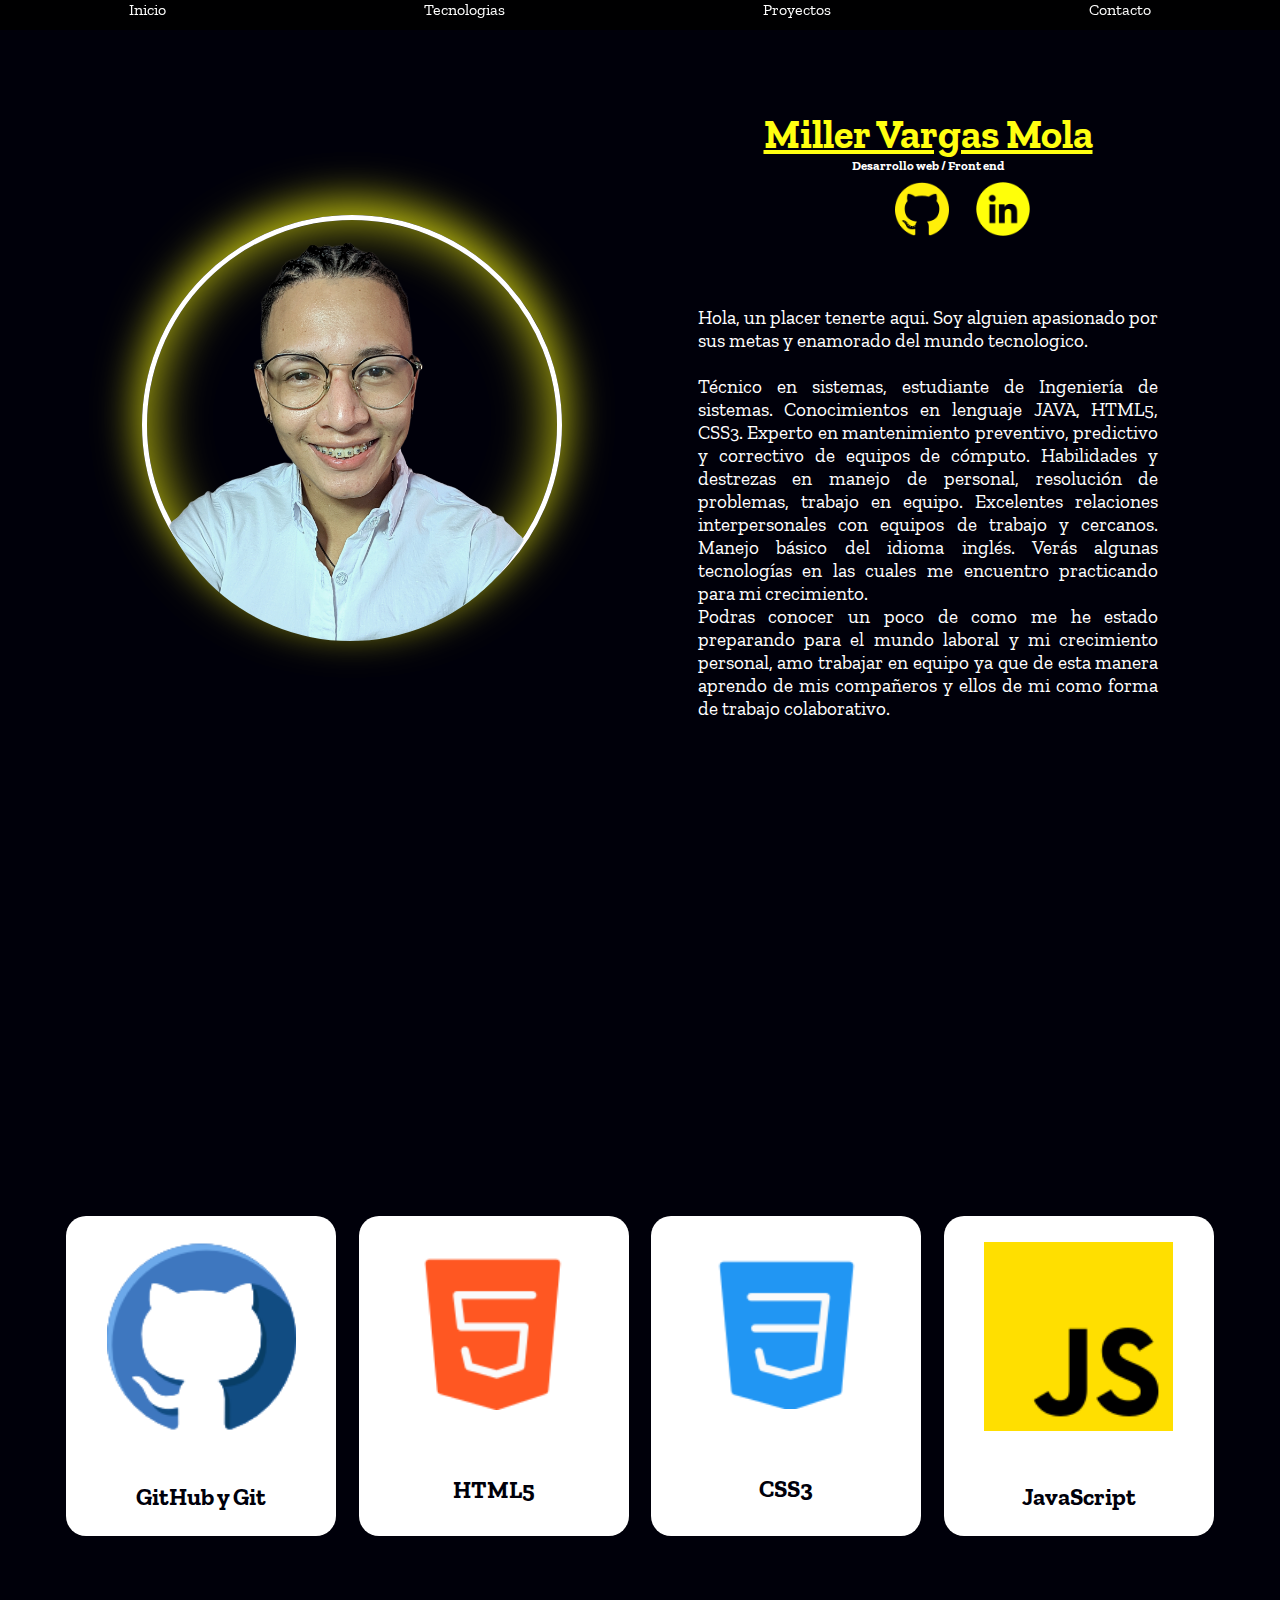
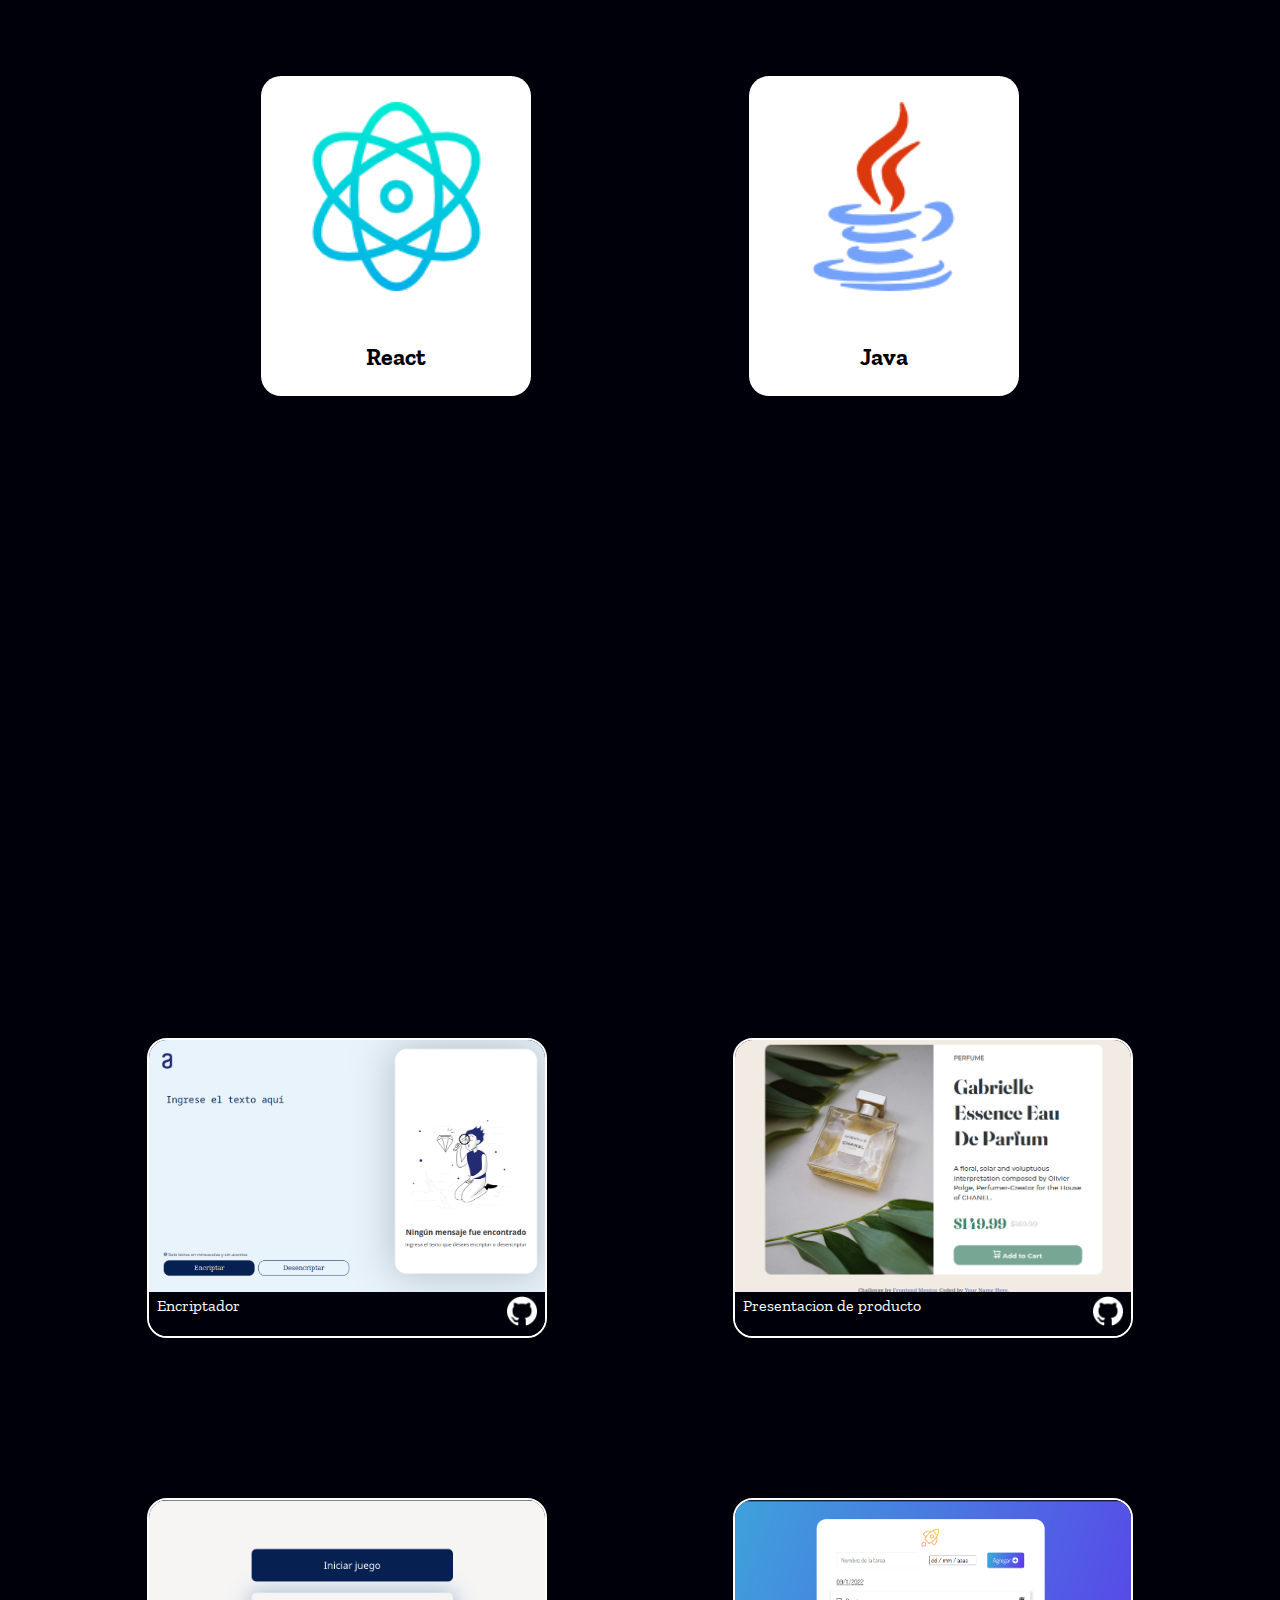
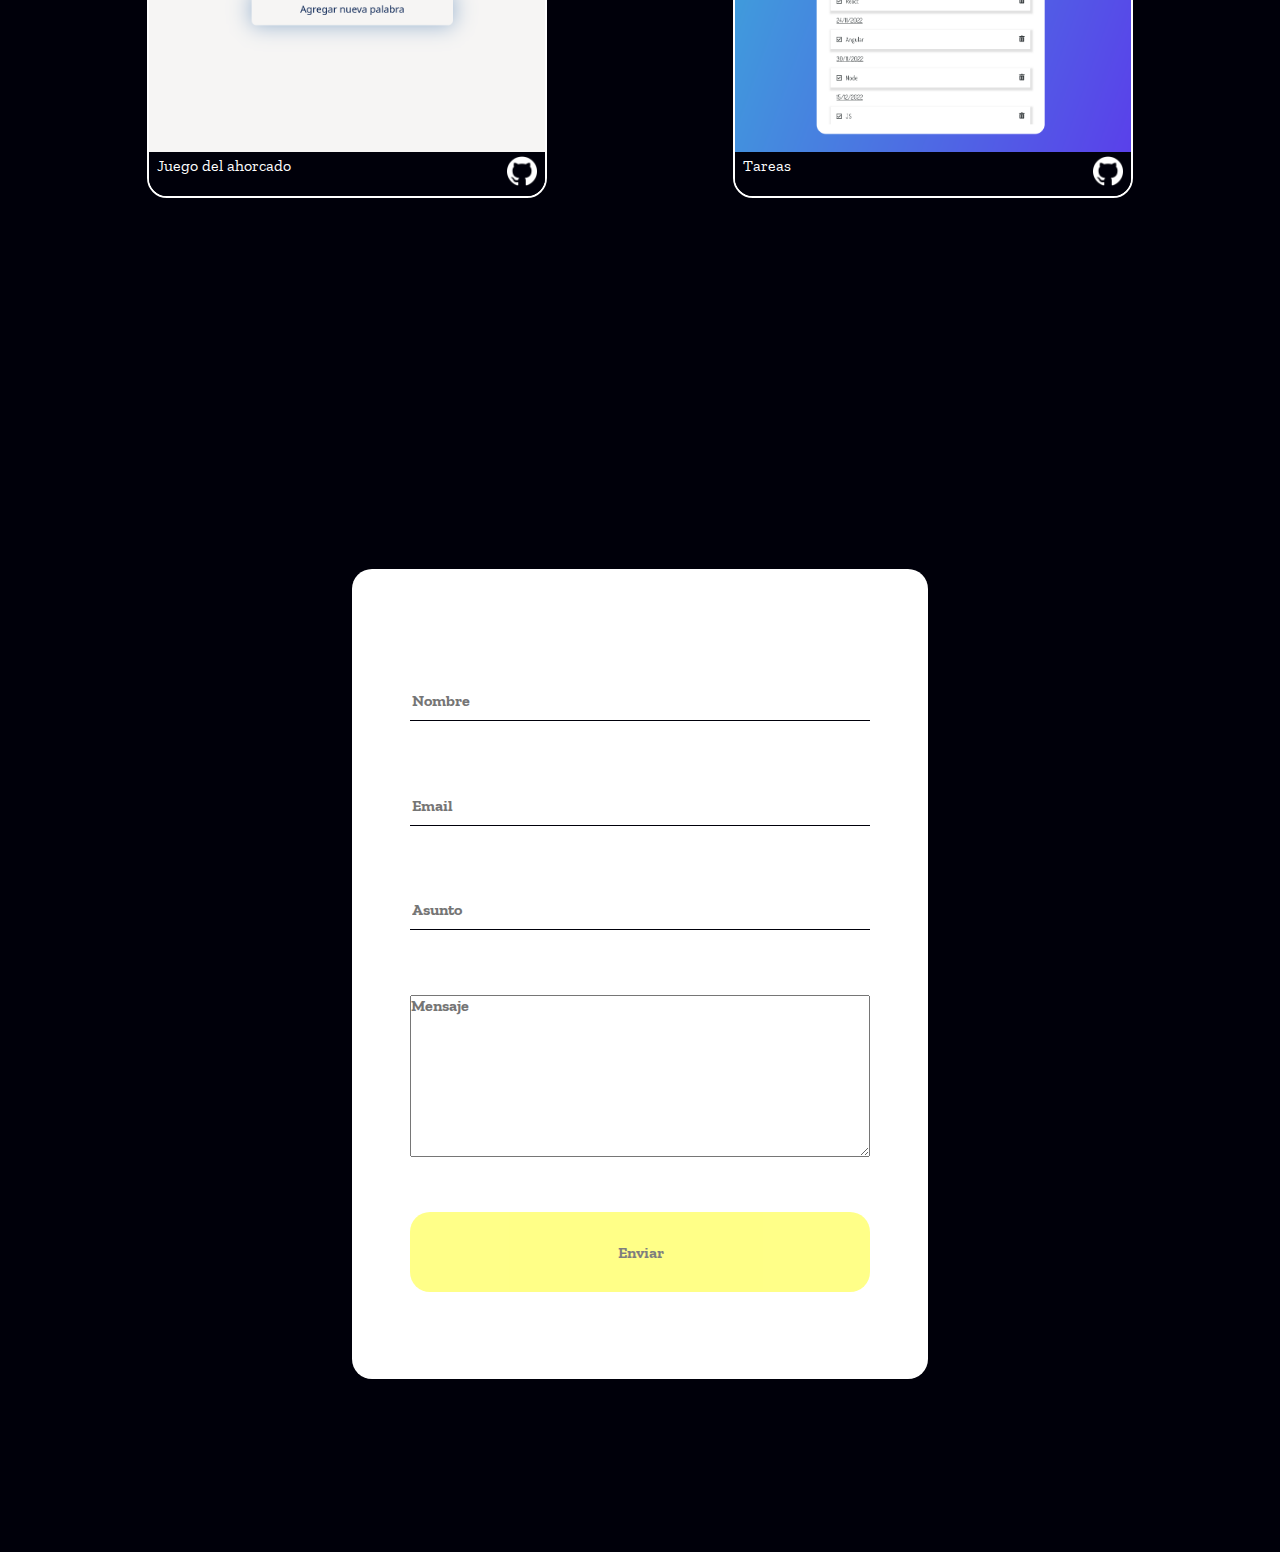
<file: index.html>
<!DOCTYPE html>
<html lang="es">

<head>
    <meta lang="es">
    <meta chartipo="UTF-8">
    <link rel="stylesheet" href="src/css/style-index.css">
    <link rel="preconnect" href="https://fonts.googleapis.com">
    <link rel="preconnect" href="https://fonts.gstatic.com" crossorigin>
    <link
        href="https://fonts.googleapis.com/css2?family=Fraunces:opsz,wght@9..144,700&family=Montserrat:wght@500;700&family=Zilla+Slab:wght@300;400;700&display=swap"
        rel="stylesheet">
    <title>Miller Vargas Mola</title>
</head>

<body>
    <header>
        <nav>
            <ul class="menu" start="2">
                <li class="items"><a href="#home">Inicio</a></li>
                <li class="items"><a href="#tecnologias">Tecnologias</a></li>
                <li class="items"><a href="#proyectos">Proyectos</a></li>
                <li class="items"><a href="#contacto">Contacto</a></li>
            </ul>
        </nav>
    </header>
    <main>

        <!-- Home -->
        <section class="home" id="home">
            <div class="content-perfil">
                <div class="circle"></div>
                <img class="perfil" src="src/img/perfil.png" alt="Perfil">
            </div>
            <div class="description-perfil">
                <h1>Miller Vargas Mola</h1>
                <h6>Desarrollo web / Front end</h6>
                <div class="redes">
                    <a class="git" href="https://github.com/miller-vrg"><img src="src/icons/github-64.png"
                            alt="Git"></a>
                    <a href="https://www.linkedin.com/in/miller-vargas-mola/"><img src="src/icons/linkedin.png"
                            alt="linkedin"></a>
                </div>
                <p> Hola, un placer tenerte aqui. Soy alguien apasionado por sus metas y enamorado del mundo
                    tecnologico.</p>
                <br>
                <p>Técnico en sistemas, estudiante de Ingeniería de sistemas. Conocimientos en lenguaje JAVA,
                    HTML5, CSS3. Experto en mantenimiento preventivo, predictivo y correctivo de equipos de
                    cómputo. Habilidades y destrezas en manejo de personal, resolución de problemas, trabajo
                    en equipo. Excelentes relaciones interpersonales con equipos de trabajo y cercanos. Manejo
                    básico del idioma inglés. Verás algunas tecnologías en las cuales me
                    encuentro practicando para mi crecimiento. </br> Podras conocer un poco de como me he estado preparando
                    para el mundo
                    laboral y mi crecimiento personal, amo trabajar en equipo ya que de esta manera aprendo de mis
                    compañeros
                    y ellos de mi como forma de trabajo colaborativo.
                </p>
            </div>
        </section>

        <!-- Tecnologias -->
        <section class="tecnologias" id="tecnologias">
            <div class="content-tecnologia">
                <img src="src/icons/github-blue.png" alt="Git">
                <h2>GitHub y Git</h2>
            </div>
            <div class="content-tecnologia">
                <img src="src/icons/html-5.png" alt="HTML">
                <h2>HTML5</h2>
            </div>
            <div class="content-tecnologia">
                <img src="src/icons/css.png" alt="CSS">
                <h2>CSS3</h2>
            </div>
            <div class="content-tecnologia">
                <img src="src/icons/js.png" alt="JS">
                <h2>JavaScript</h2>
            </div>
            <div class="content-tecnologia">
                <img src="src/icons/react.png" alt="REACT">
                <h2>React</h2>
            </div>
            <div class="content-tecnologia">
                <img src="src/icons/java-2.png" alt="JAVA">
                <h2>Java</h2>
            </div>
            <!--
                <div class="content-tecnologia">
                    <img src="src/icons/oracle.png" alt="ORACLE">
                    <h2>Oracle cloud, data base</h2>
                </div>
            -->
            <!-- <div class="content-tecnologia">
                <img src="src/icons/python.png" alt="PYTHON">
                <h2>Python</h2>
            </div> -->
        </section>

        <!-- Proyectos -->
        <section class="proyectos" id="proyectos">
            <a href="src/projects/encriptador/" class="content-project">
                <img src="src/img/encriptador.png" alt="Encriptador">
                <div class="project__content-interno">
                    <p>Encriptador</p><img src="src/icons/github-white.png" alt="Git">
                </div>
            </a>
            <a href="src/projects/tarejta-producto/" class="content-project">
                <img src="src/img/producto.png" alt="Producto">
                <div class="project__content-interno">
                    <p>Presentacion de producto</p>
                    <img src="src/icons/github-white.png" alt="Git">
                </div>
            </a>
            <a href="src/projects/spring-2-juego-ahorcado/" class="content-project">
                <img src="src/img/ahorcado.png" alt="Producto">
                <div class="project__content-interno">
                    <p>Juego del ahorcado</p>
                    <img src="src/icons/github-white.png" alt="Git">
                </div>
            </a>
            <a href="src/projects/tarea/" class="content-project">
                <img src="src/img/tarea.png" alt="Producto">
                <div class="project__content-interno">
                    <p>Tareas</p>
                    <img src="src/icons/github-white.png" alt="Git">
                </div>
            </a>
            <!-- <a href="src/projects/sping -2/" class="content-project">
                <img src="src/img/alurageek.png" alt="Producto">
                <div class="project__content-interno">
                    <p>AluraGeek</p>
                    <img src="src/icons/github-white.png" alt="Git">
                </div>
            </a> -->

        </section>

        <!-- Contacto -->
        <section class="contacto" id="contacto">
            <form action="https://formsubmit.co/240188fc8ba235d7767b61b54f4de2ec" method="post">
                <div class="input-container">
                    <input class=".input" type="text" name="name" id="name" placeholder="Nombre"
                        pattern="([a-zA-Z ]){2,90}" data-tipo="nombre" required>
                    <label for="name" class="label">Nombre:</label>
                    <span class="input-container-error"></span>
                </div>
                <div class="input-container">
                    <input type="email" name="email" id="email" placeholder="Email" data-tipo="email" required>
                    <label for="email" class="label">Email:</label>
                    <span class="input-container-error"></span>
                </div>
                <div class="input-container">
                    <input type="text" name="subject" id="subject" placeholder="Asunto" data-tipo="asunto" required>
                    <label for="subject" class="label">Asunto:</label>
                    <span class="input-container-error"></span>
                </div>
                <div class="input-container">
                    <textarea name="comments" id="comments" placeholder="Mensaje" required cols="30" rows="10"
                        data-tipo="mensaje"></textarea>
                    <label for="comments" class="label">Mensaje:</label>
                </div>
                <input type="submit" value="Enviar" id="button">
            </form>
        </section>
    </main>
    <script src="src/js/script.js" type="module"></script>
</body>

</html>
</file>
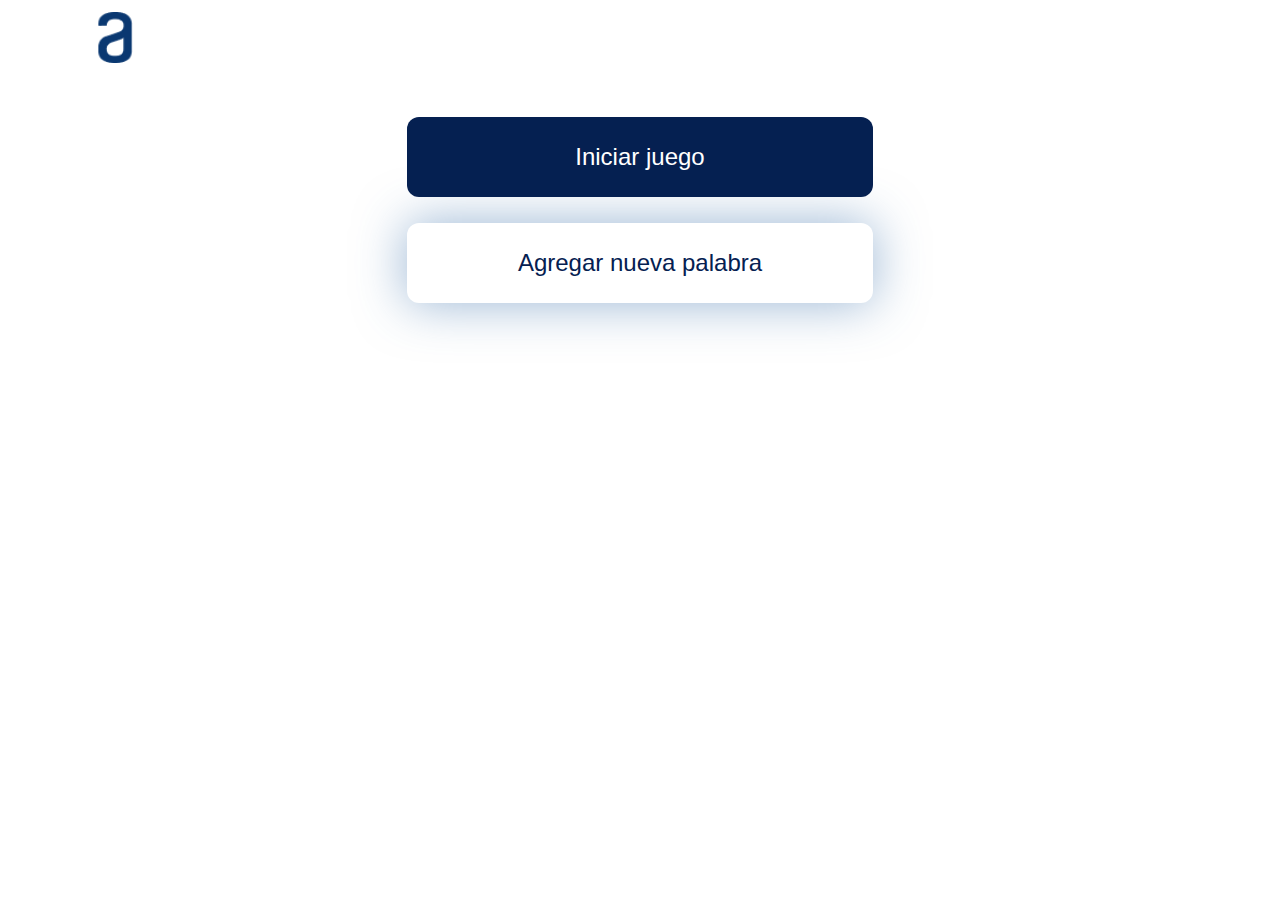
<file: src/projects/ahorcado/index.html>
<!DOCTYPE html>
<html lang="es">
<head>
    <meta charset="UTF-8">
    <link rel="stylesheet" href="css/style.css">
    <link rel="preconnect" href="https://fonts.googleapis.com">
    <link rel="preconnect" href="https://fonts.gstatic.com" crossorigin>
    <link href="https://fonts.googleapis.com/css2?family=Open+Sans:wght@300;400;700&display=swap" rel="stylesheet">
        <script src="js/script.js" defer="defer"></script>
</head>
<body>
    <header>
        <img src="icons/Logo.png" alt="Alura latam">
    </header>
    <main>
        <section class="menu">
            <button class="start">Iniciar juego</button>
            <button class="add-text">Agregar nueva palabra</button>
        </section>
        <section class="add">
            <input type="text">
            <button>Add</button>
        </section>
        <section class="gamer">
            <div class="ahorcado">
                <div class="soporte"></div>
              <div class="persona">
                <div class="cuerda"></div>
                <div class="cabeza"></div>
                <div class="tronco"></div>
                <div class="brazo-1"></div>
                <div class="brazo-2"></div>
                <div class="pierna-1"></div>
                <div class="pierna-2"></div>
              </div>
            </div>
            <div class="content">
                <div class="palabras">
                    <p id="guiones"></p>
                    <p  id="palabras-escritas">...</p>
                    <label for="campo">Precione para activar teclado si usa tablet o android</label>
                    <input type="text" id="campo">
                </div>
                <div class="button">
                    <button class="new-gamer">Nuevo juego</button>
                    <button class="terminar">Desistir</button>
                </div>
            </div>
        </section>
    </main>

    </script>
</body>
</html>
</file>
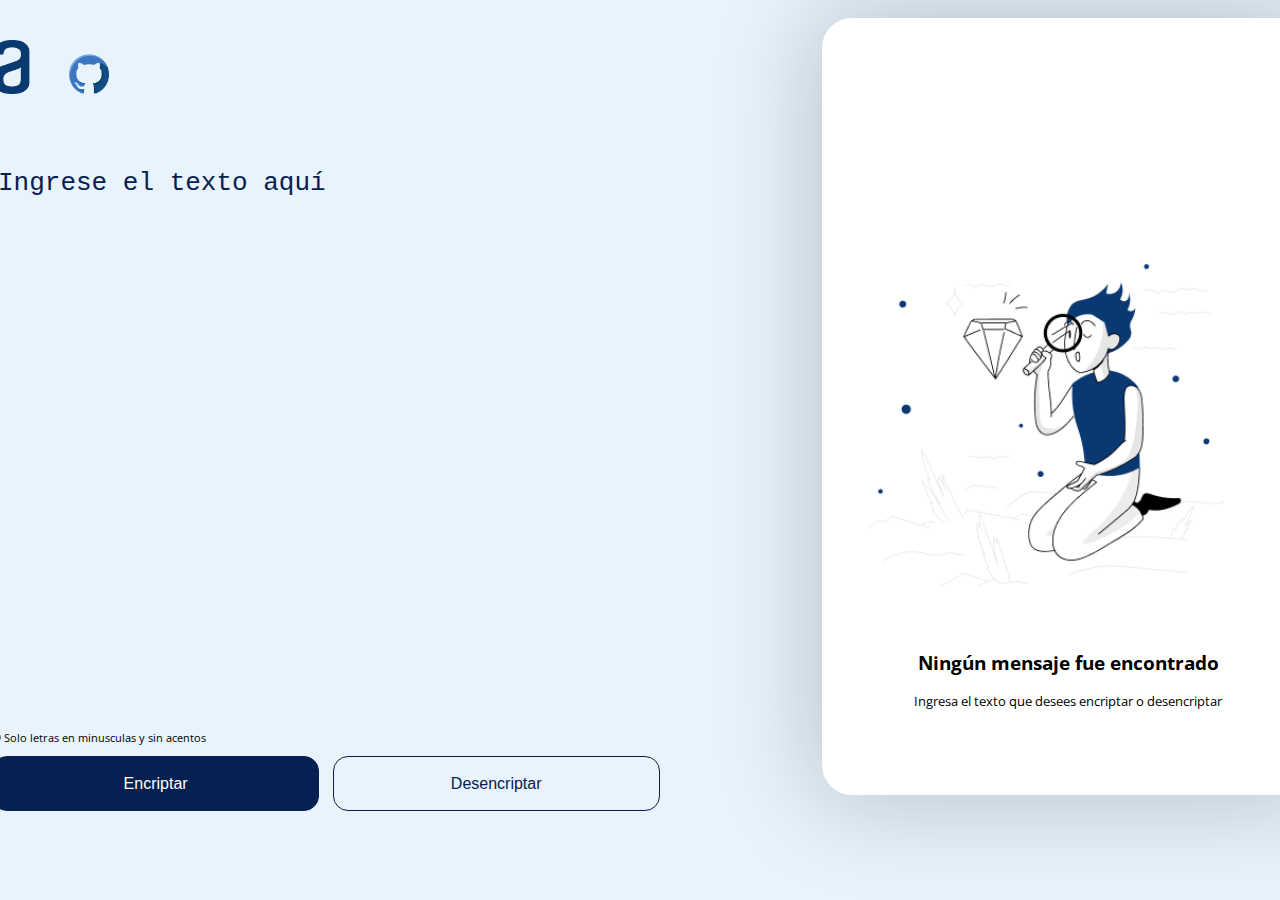
<file: src/projects/encriptador/index.html>
<!DOCTYPE html>
<html lang="es">
<head>
    <meta charset="UTF-8">
    <link rel="stylesheet" href="css/style.css">
    <link rel="stylesheet" href="css/reset.css">
    <link rel="preconnect" href="https://fonts.googleapis.com">
    <link rel="preconnect" href="https://fonts.gstatic.com" crossorigin>
    <link href="https://fonts.googleapis.com/css2?family=Open+Sans:wght@300;400;700&display=swap" rel="stylesheet">
    <script src="js/script.js" defer="defer"></script>
</head>
<body class="body">
    <header>
        <img src="icons/Logo@2x.png" alt="Alura latam">
        <a href="https://github.com/miller-vrg/Challenge-Oracle-ONE/tree/main/spring-1-encriptador">
            <img src="icons/github-blue.png" alt="Git">
        </a>
    </header>
    <main>
        <section class="contenido">
            <textarea cols="20" rows="10" id="entrada-user" role="textbox" contenteditable>Ingrese el texto aquí</textarea>
            <p><img src="icons/Group.png" alt="!"> Solo letras en minusculas y sin acentos</p>
            <div class="bottones">
                    <button class="btn-encriptador" id="encriptar">Encriptar</button>
                    <button class="btn-desencriptador" id="desencriptar">Desencriptar</button>
            </div>
        </section>
        <div class="contenet-result" id="resultado" role="textbox" contenteditable>
            <div id="boton-textarea">
                <textarea name="resultado" id="text-resultado" cols="20" rows="10">...</textarea>
                <button id="copiar">Copiar</button>
            </div>
            <div id="info">
                <img src="img/Muñeco.png" alt="Busqueda">
                <p id="title">Ningún mensaje fue encontrado</p>
                <p>Ingresa el texto que desees encriptar o desencriptar</p>
            </div>  
        </div>
    </main>
</body>
</html>
</file>
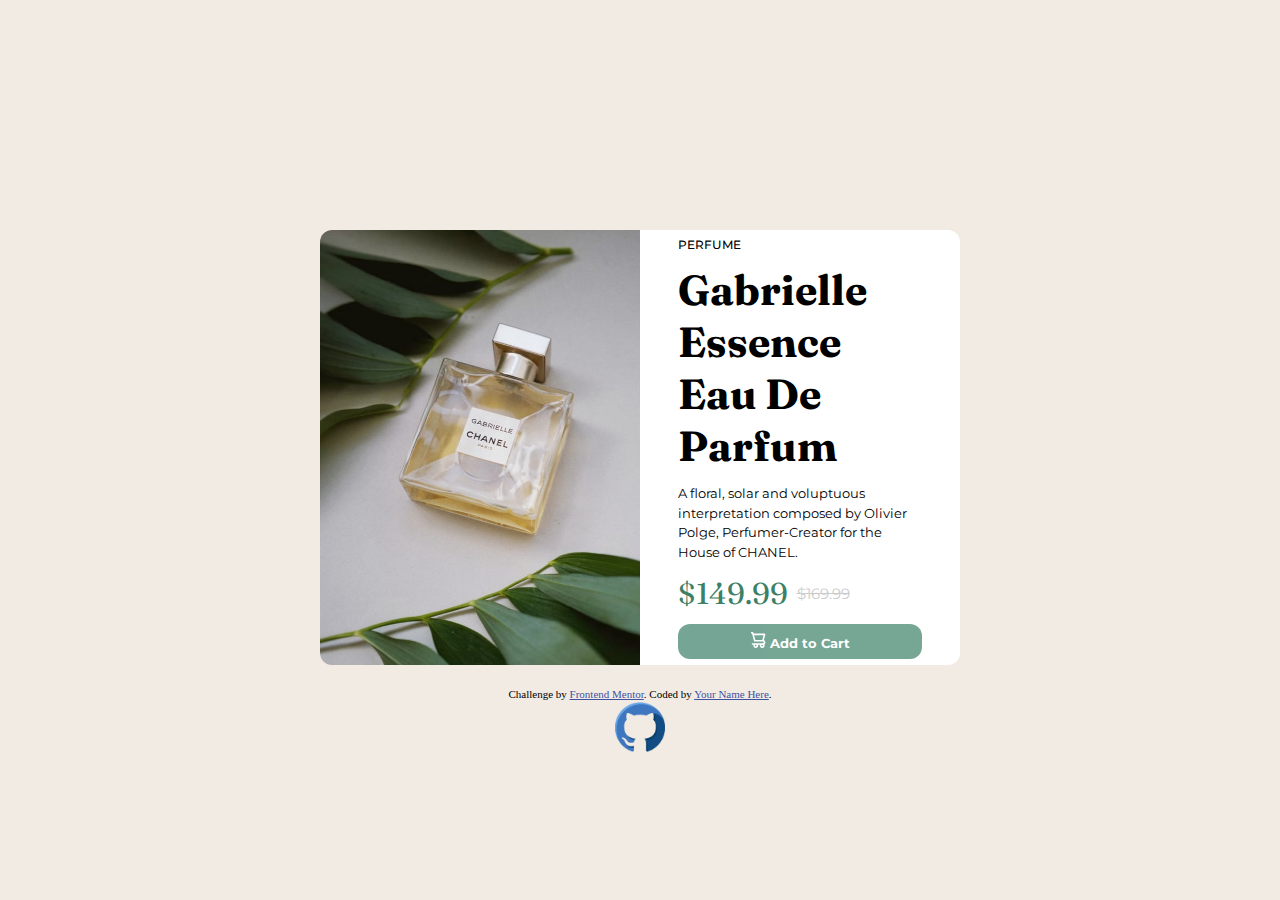
<file: src/projects/tarejta-producto/index.html>
<!DOCTYPE html>
<html lang="en">
<head>
  <meta charset="UTF-8">
  <meta name="viewport" content="width=device-width, initial-scale=1.0"> <!-- displays site properly based on user's device -->
  <link rel="icon" type="image/png" sizes="32x32" href="./images/favicon-32x32.png">
  <link rel="stylesheet" href="css/style.css">
  <link rel="preconnect" href="https://fonts.googleapis.com">
<link rel="preconnect" href="https://fonts.gstatic.com" crossorigin>
<link href="https://fonts.googleapis.com/css2?family=Fraunces:opsz,wght@9..144,700&family=Montserrat:wght@500;700&display=swap" rel="stylesheet">
  <title>Frontend Mentor | Product preview card component</title>
</head>
<body>
  <main>
    <section class="content-img">
      <img id="img-movil" src="images/image-product-mobile.jpg" alt="Perfume">
      <img id="img-desktop" src="images/image-product-desktop.jpg" alt="Perfume">
    </section>
    <section class="content-description">
    <p id="sub-title">PERFUME</p>
    <h1 class="title">Gabrielle Essence Eau De Parfum</h1>
  
    <p class="text">A floral, solar and voluptuous interpretation composed by Olivier Polge, 
      Perfumer-Creator for the House of CHANEL.</p>

    <p class="precio">$149.99 <del>$169.99</del></p>
    <button> <img src="images/icon-cart.svg" alt="+"> Add to Cart</button>

    </section>
  </main>
  <div class="attribution">
    Challenge by <a href="https://www.frontendmentor.io?ref=challenge" target="_blank">Frontend Mentor</a>. 
    Coded by <a href="#">Your Name Here</a>.
  </div>
  <a href="https://github.com/miller-vrg/frontendmentor/tree/main/tarejta-producto">
    <img src="images/github-blue.png" alt="Git">
  </a>
</body>
</html>
</file>
<file: src/css/style-index.css>
:root {
    --color-background: #00000A;
    --color-font-title: rgb(255, 255, 17);
    --color-font: #fff;
    ---color-font-secun: #00000A;
    --color-shadow: rgba(255, 255, 17, 0.7);
    --color-shadow-white: rgba(255, 255, 255, .3);
    --color-focus: #ffff11;
    --font-size-max: 32px;
    --font-size-min: 22px;
}

/* Reset default code */

* {
    margin: 0;
    padding: 0;
    box-sizing: border-box;
    font-family: 'Fraunces', serif;
    font-family: 'Montserrat', sans-serif;
    font-family: 'Zilla Slab', serif;
}

html {
    scroll-behavior: smooth;
}

body {
    color: var(--color-font);
    background-color: var(--color-background);
    font-size: var(--font-size-min);
    width: 100%;
    height: 100vh;
}


header {
    width: 100%;
    height: 40px;
    position: fixed;
    background-color: rgba(0 0 0 /.9);
    z-index: 3;
    font-size: 2rem;
}

nav {
    padding: 2% 0;
    overflow: hidden;
    box-sizing: border-box;
}

nav ul {
    display: flex;
    justify-content: space-around;
}

nav .items {
    font-size: 2rem;
    display: inline;
}

nav .items a {
    text-decoration: none;
    color: var(--color-font);
}

nav .items:hover {
    color: var(--color-font-title);
    text-decoration: underline;
}

main {
    display: flex;
    flex-direction: column;
    justify-content: center;
    align-items: center;
    font-size: 2rem;
}

.home {
    padding: 5%;
    display: grid;
    place-items: center;
    overflow: hidden;
    box-sizing: border-box;
    position: inherit;
}

.content-perfil {
    margin: 10% auto 2%;
    width: 50%;
    height: 40%;
    height: 90%;
    display: grid;
    place-content: center;
    position: inherit;
}

.home .circle {
    width: 420px;
    height: 420px;
    border: 5px solid var(--color-font);
    border-radius: 50%;
    box-shadow: 0 -10px 40px 5px var(--color-shadow),
        inset 0 -5px 50px 5px var(--color-shadow);
}

.perfil {
    object-fit: cover;
    width: 400px;
    height: 400px;
    border-radius: 0 0 50% 50%;
    margin: -94% 0 5% 2%;
    overflow: hidden;
}

.home .description-perfil {
    margin: 5% auto 10%;
    padding: 0 5% 0 5%;
    box-sizing: border-box;
    text-align: justify;
}

.home .description-perfil h1 {
    color: var(--color-font-title);
    font-size: 2.5rem;
    text-decoration: underline;
    margin-bottom: 2%;
}

.home .description-perfil h1,
.home .description-perfil h6 {
    text-align: center;
}


.home .description-perfil .redes {
    margin: 2% 0 10% 40%;
    width: 20%;
    height: 10%;
    display: flex;
    justify-content: space-around;
    overflow: hidden;
}

.home .description-perfil a img {
    object-fit: cover;
    height: 70%;
}

.tecnologias {
    height: 100vh;
}

.tecnologias,
.proyectos {
    width: 90%;
    display: flex;
    flex-flow: row wrap;
    justify-content: space-evenly;
    align-items: center;
    margin: 10% auto;
}

.tecnologias .content-tecnologia {
    width: 370px;
    height: 500px;
    background-color: var(--color-font);
    color: var(---color-font-secun);
    text-align: center;
    font-size: 1.5rem;
    display: flex;
    flex-direction: column;
    justify-content: space-around;
    align-items: center;
}

.content-tecnologia img {
    object-fit: cover;
    width: 70%;
}

.proyectos .content-project,
.tecnologias .content-tecnologia {
    border-radius: 20px;
    box-sizing: border-box;
    transition: 0.25s;
}

.proyectos .content-project:hover,
.tecnologias .content-tecnologia:hover {
    transform: scale(1.025);
    border: 2px solid var(--color-font);
    box-shadow: 0px 0px 30px 5px var(--color-shadow-white);
}

.proyectos .content-project {
    width: 80%;
    height: 30%;
    border: 2px solid var(--color-font);
    text-decoration: none;
    margin: 25px auto;
    color: var(--color-font)
}

.proyectos .content-project {
    overflow: hidden;
}

.proyectos .content-project img {
    width: 100%;
    height: 85%;
    object-fit: cover;
}

.content-project .project__content-interno {
    padding: 0 2%;
    height: 20%;
    display: flex;
    justify-content: space-between;
    background-color: var(--color-background);
    box-sizing: border-box;
}

.content-project .project__content-interno img {
    width: 50px;
    height: 50px;
}

.contacto {
    width: 90%;
    height: 60vh;
    display: grid;
    place-items: center;
    margin: 0% auto;
    margin-bottom: calc(100% - 90%);
}


.contacto form {
    padding: 5%;
    padding-top: 8%;
    width: 80%;
    height: 90%;
    border-radius: 20px;
    display: flex;
    flex-direction: column;
    justify-content: space-around;
    color: var(---color-font-secun);
    font-size: 1rem;
    font-weight: bold;
    background-color: var(--color-font);
}


input {
    width: 100%;
    height: 40px;
    padding-left: 2px;
    font-size: 1rem;
    border: none;
}

.contacto form input,
.contacto form #mensaje {
    border-bottom: 1px solid var(--color-background);
}

#mensaje {
    font-size: 1.5rem;
    height: 200px;
}

#button {
    height: 50px;
    font-weight: bold;
    border: none;
    border-radius: 20px;
    opacity: 0.5;
    background-color: var(--color-focus);
    transition: 0.25s;
}

#button:hover {
    transform: scale(1.025);
    border: 2px solid var(--color-font);
    box-shadow: 0 0 30px 5px var(--color-shadow);
    opacity: 1;
}

.contacto form .input-error,
.input-error::placeholder {
    color: red;
    border-bottom: 1px solid red;
    opacity: 1;
}

.input-container {
    position: relative;
    display: flex;
    flex-direction: column;
    justify-content: flex-end;
    margin-bottom: 1rem;
}

.contacto form .label {
    visibility: hidden;
    position: absolute;
    top: calc(5%);
    left: 5px;
    transition: all 0.25s;
}

input:focus,
textarea:focus {
    outline: none;
}

input::placeholder,
textarea::placeholder {
    font-size: 1rem;
    font-weight: bold;
}

input:focus::placeholder {
    color: white;
}

input:focus+.label,
textarea:focus+.label {
    visibility: visible;
    font-size: 1rem;
    top: -17px;
    transition: all 0.25s;
}

@media only screen and (min-width:600px) {

    nav .items {
        font-size: 1.1rem;
    }

    .home .description-perfil .redes {
        width: 25%;
    }

    .tecnologias {
        height: 150vh;
    }

    .tecnologias,
    .proyectos {
        padding: 5% auto;
        margin: 0 auto 5%;
        font-size: 1.5rem;
    }

    .tecnologias .content-tecnologia {
        width: 270px;
        height: 400px;
    }

    .content-project {
        width: 80%;
        height: 30%;
    }

    .contacto form label,
    .contacto form input,
    .contacto form #mensaje {
        font-size: 1.5rem;
    }

    .contacto form #button {
        height: 40px;
    }

}

@media only screen and (min-width:1000px) {

    header {
        height: 30px;
    }

    nav {
        padding: 0;
    }

    nav .items {
        font-size: 1rem;
    }

    .home {
        display: flex;
        justify-content: center;
        align-items: center;
        font-size: 1.2rem;
        height: 100vh;
        overflow: visible;
    }

    .home .content-perfil {
        width: 50%;
        margin-top: 0%;
        max-height: 80%;
    }

    .home .description-perfil {
        width: 50%;
        height: 100%;
        padding: 0 5%;
        margin: 0;
    }

    .home .description-perfil h1 {
        margin: 10% auto 0;
    }

    .home .description-perfil .redes {
        width: 35%;
    }

    .tecnologias,
    .proyectos {
        gap: 20px;
        margin: 20% auto;
        height: 100vh;
    }

    .tecnologias .content-tecnologia {
        width: 270px;
        height: 320px;
    }

    .tecnologias .content-tecnologia,
    .proyectos .content-project {
        font-size: 1rem;
    }

    .proyectos .content-project {
        width: 40%;
        height: 40%;
        max-width: 400px;
        max-height: 300px;
    }

    .proyectos .content-project div img {
        width: 30px;
        height: 30px;
    }

    .contacto {
        height: 100vh;
    }

    .contacto form {
        font-size: 1.2rem;
        width: 50%;
    }

    .contacto form input,
    .contacto form #mensaje {
        font-size: 1rem;
        margin-bottom: 2%;
    }

    .contacto form #button {
        height: 80px;
    }

}
</file>
<file: src/projects/ahorcado/css/style.css>
:root{
    --texto:#fff;
    --fondo: #f3f5fc;
    ---blue100: #e8f3fc;
    --blue200: #356EA9;
    --blue300: #0A3871;
    --blue400: #072B61;
    --blue500: #052051;
    --shadow: rgba(53, 109, 169, 0.5);
}

*{
    pad: 0;
    margin: 0;
    box-sizing:border-box;
}

body{
    font-family: 'Open Sans', sans-serif;
    background: var(---fondo);
    padding:0 5% ;
    box-sizing:border-box;
    width:100%;
    height: 80vh;
}

header{
    height: 130px;
    padding: 1%;
    box-sizing:border-box;
}

header img{
    object-fit: cover;
    width: 80px;
    height:100%
}
main{
    width:100%;
    height: 100%;
    display: flex;
    flex-direction: column;
    justify-content: center;
    align-items: center;
    padding: 1% 5%;
    box-sizing:border-box;
    background: var(---fondo);
}

.menu{
    width: 100%;
    height: 20%;
}

.menu button{
    margin: 0 5%;
    width: 90%;
    height: 120px;
    border:none;
    border-radius: 12px;
}

.menu .start{
    margin: 5% ;
}

.menu .add-text, .gamer .button .terminar{
    display: block;
    font-size: 1.5rem;
    color:var(--blue500);
    background: var(---fondo);
    box-shadow: 0 0 50px .5px var(--shadow);
    transition:0.25s;
}

.menu .start, .gamer .button .new-gamer{
    color:var(--texto);
    font-size: 1.5rem;
    background-color: var(--blue500);
}

.menu .start:hover,
.gamer .button .new-gamer:hover,
.add button:hover{
    border:2px solid var(---blue100);
    color:var(--texto);
    background: var(--blue500);
    font-weight: bold;
    transform: scale(1.035);
    box-shadow: 0 0 20px 10px var(--shadow);
}

.menu .add-text:hover,
.gamer .button .terminar:hover{
    border:2px solid var(---blue100);
    color:var(--blue500);
    background: var(---fondo);
    font-weight: bold;
    transform: scale(1.035);
    box-shadow: 0 0 30px 7px var(--shadow);
}

.add{
    display: none;
    padding: 1% 2%;
    width: 90%;
    height: 90px;
    box-sizing: border-box;
    overflow: hidden;
}

.add input{
    width: 85%;
    height: 70px;
    font-size: 2rem;
    text-align: center;
    color: var(--texto);
    background-color: var(--blue300);
    border: 1px solid var(---blue100);
    border-radius: 8px;
}

.add button{
    width: 90px;
    height: 70px;
    font-size: 1.5rem;
    background-color: var(---blue100);
    color:var(--blue500);
    border-radius: 8px;
}
main .gamer{
    width: 100%;
    height: 100%;
    display: none;
    flex-direction: column;
    justify-content: flex-start;
}

.gamer .ahorcado{
    width:90%;
    height: 40%;
    border-bottom: 10px solid var(--blue500);
    display: flex;
    justify-content: center;
    align-items: flex-end;
    position: relative;
}

.gamer .ahorcado .soporte{
    width: 250px;
    height: 100%;
}

.gamer, .ahorcado .persona{
    display: flex;
    flex-direction: column;
    justify-content: center;
    align-items: center;
}

.ahorcado .persona{
    align-self: flex-start;
    justify-content: flex-start;
    width: 250px;
    height: 500px;
    position: relative;
    top: 10px;
    right: 130px;
    display: none;
}

.ahorcado .persona .cuerda{
    width: 8px;
    height: 80px;
    background-color: var(--blue500);
}

.persona .cabeza{
    width:80px;
    height:80px;
    border-radius: 50%;
    border:10px solid var(--blue500);
}

.persona .tronco{
    width: 10px;
    height: 200px;
    background-color: var(--blue500);
}

.persona .brazo-1, 
.persona .brazo-2, 
.persona .pierna-1,
.persona .pierna-2 {
    width:110px;
    height: 10px;
    position: relative;
    background-color: var(--blue500);
}
.persona .brazo-1, .persona .pierna-1{
    transform: rotate(-60deg);
    left:-30px;
}

.persona .brazo-1{
    top:-150px;
}

.persona .brazo-2, .persona .pierna-2{
    transform: rotate(60deg);
    right: -25px;
}
.persona .brazo-2{
    top:-165px;
}
.persona .pierna-1{
    bottom:-10px;
}
.persona .pierna-2{
    top:-5px;
}

.persona .cabeza,
.persona .tronco,
.persona .brazo-1, 
.persona .brazo-2, 
.persona .pierna-1,
.persona .pierna-2 {
    display: none;
}

.gamer .content{
    display: flex;
    flex-flow: column nowrap;
    align-items: center;
    width: 100%;
    height: 50%;
    overflow: hidden;
}

.gamer .palabras, .gamer .button{
    width: 90%;
    height: 20%;
}
.gamer .palabras{
    display: flex;
    width: 90%;
    height: 350px;
    flex-direction: column;
    justify-content: space-evenly;
    align-items: center;
    color:var(--blue500);
    position: relative;
    padding: 5% 1%;
    box-sizing: border-box;
}

.gamer .palabras #palabras-escritas{
    font-size: 4rem;
    font-weight: 400;
}

.gamer .palabras #palabras-acertadas{
    margin: 12% 0 0;
}

.gamer .palabras #guiones{
    height: 80px;
    font-weight: bold;
    font-size: 5rem;
    letter-spacing: 10px;
}

.gamer label{
    font-size: 1.5rem;
}

.gamer input{
    position: absolute;
    left:-100%;
    z-index: -1;
}

.gamer .button{
    padding: 1%;
    box-sizing:border-box;
}

.gamer .button button{
    width: 100%;
    height: 70px;
    border-radius: 40px;
    color:var(--blue500);
    background-color: var(---fondo);
}

.gamer .button .new-gamer{
    margin: 0 0 5%;
}

@media only screen and (min-device-width:600px) and (max-device-width:999px){
    body{
        height: 90vh;
    }

    header{
        height: 90px;
    }

    .gamer .ahorcado{
        height: 50%;
        min-height: 400px;
        max-height: 500px;
    }

    .gamer .palabras #guiones,
    .gamer .palabras #palabras-escritas {
        height: auto;
        font-size: 2rem;
    }

    .palabras label{
        font-size: .8rem;
    }  
}

@media only screen and (min-device-width:1000px){
    header{
        height:80px;
    }
    header img{
        height:90%
    }
    body{
        height: 90vh;
    }
    .menu{
        width: 50%;
        height: 100%;
    }
    .menu button{
        height: 80px;
    }

    main .gamer{
        flex-direction: row-reverse;
    }

    .gamer .ahorcado{
        width: 50%;
        height: 100%;
        overflow: hidden;
    }
    .gamer .content{
        width: 50%;
        height: 100%;
        justify-content: space-evenly;
        align-items: center;
        overflow: hidden;
    }

    .gamer .palabras #guiones,
    .gamer .palabras #palabras-escritas {
        height: auto;
        font-size: 1.5rem;
    }

    .palabras label{
        font-size: .8rem;
    }

    .gamer .button .terminar, 
    .gamer .button .new-gamer{
        height: 50px;
        font-size: 1rem;
    }
}
</file>
<file: src/projects/encriptador/css/style.css>
:root{
    --texto:#fff;
    --fondo: #f3f5fc;
    ---blue100: #e8f3fc;
    --blue200: #356EA9;
    --blue300: #0A3871;
    --blue400: #072B61;
    --blue500: #052051;
}

.body{
    width: 100%;
    font-family: 'Open Sans', sans-serif;
    background: var(---blue100);
}

header img{
    margin:40px -20px;
    width:20%;
}

header a{
    width:10px;
    overflow: hidden;
}

header a img{
    margin-left: 5px;
    width: 40px;
}


.contenido{
    width: 90%;
    height: 100%;
}

main{
    width: 98%;
    height: 90vh;
    display: flex;
    flex-direction: column;
    align-items: center;
}

.contenido{
    width: 90%;
    height: 70%;
    display:flex;
    flex-direction: column;
    align-items: flex-start;
    margin:0 0 2% 0;
}

.contenido p{
    margin: 1em 0;
    text-align: center;
    font-size: 1.7em;
}

.contenido p img{
    width: 0.8em;
}

.contenido #entrada-user{
    width: 100%;
    margin-top: 5%;
    min-height:55%;
    padding: 1px 6px;
    display: block;
    overflow: hidden;
    resize: both;
    line-height: 100%;
    font-size: 3em;
    text-align:left;
    border: 1px solid var(---fondo);
    background: var(---blue100);
    color:var(--blue500);
}

.bottones{
    width: 100%;
    height: 20%;
    display:flex;
    flex-direction: column;
    justify-content: space-between;
}

.btn-encriptador, .btn-desencriptador{
    width: 100%;
    height: 40%;
    border:1px solid var(--blue500);
    background: var(---fondo);
    border-radius: 15px;
    color:var(--blue500);
    font-size: 30px;
    transition: 0.5s;
}

.btn-encriptador{
    color:var(--texto);
    background: var(--blue500); 
}

.btn-encriptador:hover, .btn-desencriptador:hover, #copiar:hover{
    transform: scale(1.025);
    cursor: pointer;
}

.contenet-result{
    width: 90%;
    height: 30%;
    border-radius:30px;
    box-shadow: 1px -1px 100px 10px rgba(0,0,0,0.2);
    background:var(--texto);
    text-align: center;
    overflow: hidden;
}

#boton-textarea{
    width: 100%;
    height: 100%;
    padding: 2em; 
    box-sizing: border-box;
    display: none;
}

#text-resultado{
    width: 100%;
    height: 85%;
    resize: none;
    border:none;
    font-size: 2em;
    color:var(--blue400);
}

#copiar{
    width: 100%;
    height: 15%;
    font-size: 1.5em;
    border-radius: 12px;
    color:var(--blue400);
    border:1px solid var(--blue400);
    transition: 0.5s;
}


#resultado img{
    display: none;
}

#resultado #title{
    font-size: 3em;
    font-weight: bold;
    margin-bottom: 5%;
}

#resultado p{
    font-size: 2em;
}

/*Responsive*/

@media screen and (min-device-width:601px) and (max-device-width:768px){
    header img{
        margin:40px -10px;
        width:10%;
    }

    .contenido p{
        margin-left: .8em ;
        font-size: .7em;
    }

    .contenido #entrada-user{
        font-size: 2em;
        height: 80%;
    }

    .bottones{
        flex-direction: row;
        height: 7%;
    }

    .btn-encriptador, .btn-desencriptador {
        width: 47%;
        height: 100%;
        font-size: 1em;
    }

    .contenet-result{
        width: 90%;
        border-radius:20px;
        display:flex;
        justify-content: space-between;
        justify-items: center;
        box-sizing: border-box;
    }

    #resultado #title{
        font-size: 2em;
    }
    
    #resultado p{
        font-size: 1em;
    }

    #text-resultado{
        font-size: 1em;
    }

    #copiar{
        height: 20%;
        background: var(---fondo);
        font-size: 1em;  
    }
    
}


@media only screen and (min-device-width:769px) {
    header img{
        margin:40px -20px;
        width:10%;
    }

    .body{
        display: grid;
        place-content: center;
    }

    main{
        width: 150vh;
        height: 75vh;
        flex-direction: row;
        align-items: center;
    }

    .contenido{
        height: 100%;
        margin: 5% 2%;
    }

    .contenido #entrada-user{
        font-size: 2em;
        height: 100%;
        max-width: 600px;
        max-height: 700px;
        margin:5% 0 10% 0;
        resize: none;
    }

    .contenido p{
        margin: -8% 0 2% 0;
        font-size: 0.7em;
    }

    .bottones{
        flex-direction: row;
        justify-content: space-between;
        height: 10%;
    }

    .btn-encriptador, .btn-desencriptador{
        width: 49%;
        height: 100%;
        font-size: 1em;
        border-radius: 15px;
    }
    .contenet-result{
        margin:-10% 0 0 0;
        padding: 1.5em;
        margin-left: 10%;
        width: 60%;
        height: 81vh;
        max-width: 45%;
        max-height: 95vh;
    }

    #resultado img{
        display: block;
        margin: 50% 0 15% 5%;
        width: 80%;
    }

    #resultado #title{
        font-size: 1.2em;
    }
    
    #resultado p{
        font-size: .8em;
    }

    #text-resultado{
        font-size: 1em;
    }

    #copiar{
        height: 8%; 
        font-size: .8em;
    }

}
</file>
<file: src/projects/tarejta-producto/css/style.css>
/*
Feel free to remove these styles or 
customise in your own stylesheet 👍
*/

:root{
    --background: #fff;
    --cream: hsl(30, 38%, 92%);
    --dark-cyan: hsl(158, 36%, 37%);
}

*{
    box-sizing: border-box;
    padding: 0;
    margin: 0;
}

body{
    width: 100%;
    height: 100vh;
    display: grid;
    place-content: center;
    place-items: center;
    background-color: var(--cream);
}

main{
    width: 90%;
    height: 95%;
    border-radius: 12px;
    background-color: var(--background);
    overflow: hidden;
}

.content-img{
    height: 40%;
    overflow: hidden;
}

.content-img img{
    width: 100%;
    object-fit: cover;
}


.content-img #img-desktop{
    display: none;
}


.content-description{
    padding: 1% 6%;
    font-family: 'Montserrat', sans-serif;
    font-size: 12px;
    box-sizing: border-box;
}

.content-description, del, button{
    font-family: 'Montserrat', sans-serif;
}

.content-description #sub-title{
    font-weight: 500;
}

.content-description .title,.precio{
    font-size: 2.5em;
    margin: 5% auto;
    font-family: 'Fraunces', serif;
}

.content-description .precio{
    color:var(--dark-cyan);
    display: flex;
    align-items: center;
}

.content-description .precio del{
    margin-left: 5%;
    font-size: .5em;
    color: #ccc;
}

button{
    border: none;
    border-radius: 12px;
    width: 100%;
    height: 40px;
    opacity: 0.7;
    font-weight: 700;
    color: var(--background);
    background-color: var(--dark-cyan);
}

button:active{
    transform: scale(1.05);
    opacity: 1;
}
.attribution { 
    font-size: 11px; text-align: center; 
}
.attribution a { 
    color: hsl(228, 45%, 44%); 
}

a img{
    margin-top: 5%;
    width:50px;
}

@media screen and (min-width: 600px){
    main{
        margin-top: 5%;
        width: 50%;
        height: 80%;
        display: flex;
    }

    .content-img{
        width: 50%;
        height: 100%;
    }

    #img-movil{
        display: none;
    }

    .content-img #img-desktop{
        display: block;
    }

    .content-description{
        width: 50%;
        display: flex;
        flex-direction: column;
        justify-content: space-evenly;
    }

    .content-description .title{
        font-size: 3.5em;
    }

    .content-description .text{
        font-size: 1.1em;
        line-height: 1.5em;
    }

    .content-description .precio{
        margin-left: 0;
    }

}
</file>
